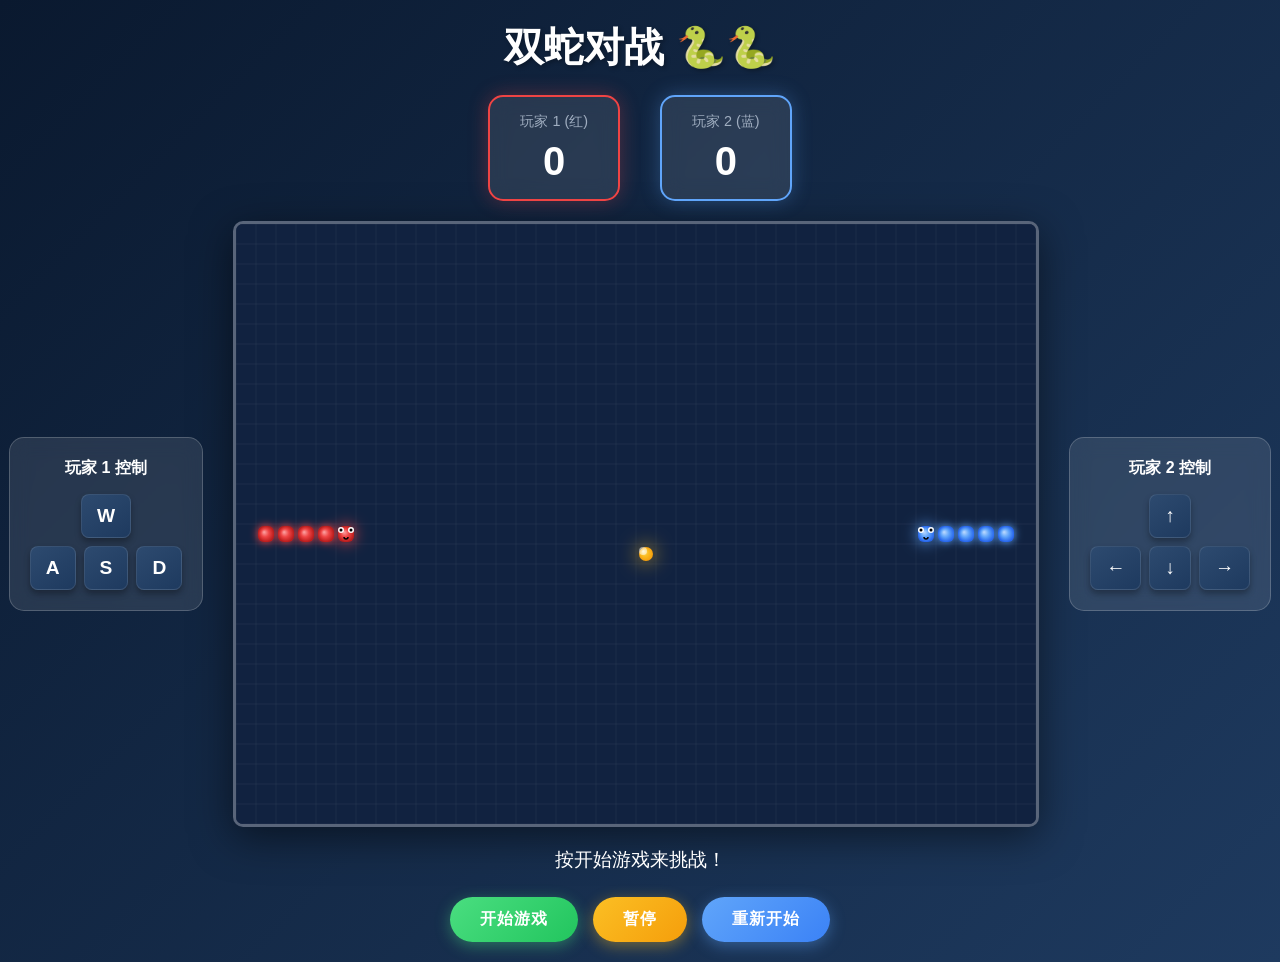
<file: index.html>
<!DOCTYPE html>
<html lang="zh-CN">
<head>
    <!-- 设置页面字符编码为UTF-8 -->
    <meta charset="UTF-8">
    <!-- 设置视口，确保页面在移动设备上正确显示 -->
    <meta name="viewport" content="width=device-width, initial-scale=1.0">
    <!-- 页面标题 -->
    <title>双蛇对战 🐍🐍</title>
    <!-- 引入外部CSS样式表 -->
    <link rel="stylesheet" href="css/style.css">
</head>
<body>
    <!-- 游戏主容器 -->
    <div class="game-container">
        <!-- 游戏标题 -->
        <h1 class="game-title">双蛇对战 🐍🐍</h1>
        
        <!-- 分数显示区域 -->
        <div class="scores-container">
            <!-- 玩家1分数卡片 -->
            <div class="score-card player1">
                <span class="player-label">玩家 1 (红)</span>
                <span class="score" id="score1">0</span>
            </div>
            <!-- 玩家2分数卡片 -->
            <div class="score-card player2">
                <span class="player-label">玩家 2 (蓝)</span>
                <span class="score" id="score2">0</span>
            </div>
        </div>
        
        <!-- 游戏画面和控制说明区域 -->
        <div class="game-wrapper">
            <!-- 玩家1控制说明 -->
            <div class="controls-info left">
                <h3>玩家 1 控制</h3>
                <div class="key-grid">
                    <div class="key">W</div>
                    <div class="key-row">
                        <div class="key">A</div>
                        <div class="key">S</div>
                        <div class="key">D</div>
                    </div>
                </div>
            </div>
            
            <!-- 游戏画布，用于绘制游戏画面 -->
            <canvas id="gameCanvas" width="800" height="600"></canvas>
            
            <!-- 玩家2控制说明 -->
            <div class="controls-info right">
                <h3>玩家 2 控制</h3>
                <div class="key-grid">
                    <div class="key">↑</div>
                    <div class="key-row">
                        <div class="key">←</div>
                        <div class="key">↓</div>
                        <div class="key">→</div>
                    </div>
                </div>
            </div>
        </div>
        
        <!-- 游戏状态显示 -->
        <div class="game-status" id="gameStatus">按开始游戏来挑战！</div>
        
        <!-- 游戏控制按钮区域 -->
        <div class="buttons-container">
            <button id="startBtn" class="game-btn start-btn">开始游戏</button>
            <button id="pauseBtn" class="game-btn pause-btn">暂停</button>
            <button id="restartBtn" class="game-btn restart-btn">重新开始</button>
        </div>
    </div>
    
    <!-- 引入游戏逻辑JavaScript文件 -->
    <script src="js/game.js"></script>
</body>
</html>
</file>
<file: css/style.css>
/* 全局样式重置，确保所有浏览器显示一致 */
* {
    margin: 0;
    padding: 0;
    box-sizing: border-box;
}

/* 页面主体样式 */
body {
    /* 使用现代无衬线字体 */
    font-family: 'Segoe UI', Tahoma, Geneva, Verdana, sans-serif;
    /* 深蓝色渐变背景 */
    background: linear-gradient(135deg, #0a192f 0%, #1e3a5f 100%);
    /* 最小高度为视口高度 */
    min-height: 100vh;
    /* 使用Flexbox居中内容 */
    display: flex;
    justify-content: center;
    align-items: center;
    padding: 20px;
}

/* 游戏主容器 */
.game-container {
    text-align: center;
}

/* 游戏标题样式 */
.game-title {
    color: #ffffff;
    font-size: 2.5rem;
    margin-bottom: 20px;
    /* 添加文字阴影效果 */
    text-shadow: 2px 2px 4px rgba(0, 0, 0, 0.3);
    /* 标题脉冲动画 */
    animation: titlePulse 2s ease-in-out infinite;
}

/* 标题脉冲动画关键帧 */
@keyframes titlePulse {
    0%, 100% { transform: scale(1); }
    50% { transform: scale(1.05); }
}

/* 分数容器样式 */
.scores-container {
    display: flex;
    justify-content: center;
    gap: 40px;
    margin-bottom: 20px;
}

/* 分数卡片通用样式 */
.score-card {
    padding: 15px 30px;
    border-radius: 15px;
    /* 半透明白色背景 */
    background: rgba(255, 255, 255, 0.1);
    /* 毛玻璃效果 */
    backdrop-filter: blur(10px);
    border: 2px solid rgba(255, 255, 255, 0.2);
    display: flex;
    flex-direction: column;
    gap: 8px;
    min-width: 120px;
}

/* 玩家1分数卡片特定样式 */
.score-card.player1 {
    border-color: #ef4444;
    /* 红色发光效果 */
    box-shadow: 0 0 20px rgba(239, 68, 68, 0.3);
}

/* 玩家2分数卡片特定样式 */
.score-card.player2 {
    border-color: #60a5fa;
    /* 蓝色发光效果 */
    box-shadow: 0 0 20px rgba(96, 165, 250, 0.3);
}

/* 玩家标签样式 */
.player-label {
    color: #a0aec0;
    font-size: 0.9rem;
}

/* 分数数字样式 */
.score {
    color: #ffffff;
    font-size: 2.5rem;
    font-weight: bold;
}

/* 游戏画面和控制说明容器 */
.game-wrapper {
    display: flex;
    justify-content: center;
    align-items: center;
    gap: 30px;
    margin-bottom: 20px;
}

/* 游戏画布样式 */
#gameCanvas {
    border: 3px solid rgba(255, 255, 255, 0.3);
    border-radius: 10px;
    background: #112240;
    /* 深色阴影 */
    box-shadow: 0 10px 40px rgba(0, 0, 0, 0.5);
}

/* 控制说明卡片通用样式 */
.controls-info {
    background: rgba(255, 255, 255, 0.1);
    backdrop-filter: blur(10px);
    padding: 20px;
    border-radius: 15px;
    border: 1px solid rgba(255, 255, 255, 0.2);
    min-width: 150px;
}

/* 控制说明标题样式 */
.controls-info h3 {
    color: #ffffff;
    margin-bottom: 15px;
    font-size: 1rem;
}

/* 按键网格布局 */
.key-grid {
    display: flex;
    flex-direction: column;
    align-items: center;
    gap: 8px;
}

/* 单个按键样式 */
.key {
    /* 渐变背景 */
    background: linear-gradient(145deg, #2d4a6f, #1e3a5f);
    color: #ffffff;
    padding: 10px 15px;
    border-radius: 8px;
    font-weight: bold;
    font-size: 1.2rem;
    box-shadow: 0 4px 6px rgba(0, 0, 0, 0.3);
    border: 1px solid rgba(255, 255, 255, 0.1);
}

/* 按键行布局 */
.key-row {
    display: flex;
    gap: 8px;
}

/* 游戏状态显示样式 */
.game-status {
    color: #ffffff;
    font-size: 1.2rem;
    margin-bottom: 20px;
    min-height: 30px;
}

/* 按钮容器样式 */
.buttons-container {
    display: flex;
    justify-content: center;
    gap: 15px;
    /* 允许按钮在小屏幕上换行 */
    flex-wrap: wrap;
}

/* 游戏按钮通用样式 */
.game-btn {
    padding: 12px 30px;
    font-size: 1rem;
    font-weight: bold;
    border: none;
    border-radius: 25px;
    cursor: pointer;
    /* 平滑过渡动画 */
    transition: all 0.3s ease;
    text-transform: uppercase;
    letter-spacing: 1px;
}

/* 开始按钮样式 */
.start-btn {
    background: linear-gradient(135deg, #4ade80, #22c55e);
    color: #ffffff;
    box-shadow: 0 4px 15px rgba(74, 222, 128, 0.4);
}

/* 开始按钮悬停效果 */
.start-btn:hover {
    transform: translateY(-2px);
    box-shadow: 0 6px 20px rgba(74, 222, 128, 0.6);
}

/* 暂停按钮样式 */
.pause-btn {
    background: linear-gradient(135deg, #fbbf24, #f59e0b);
    color: #ffffff;
    box-shadow: 0 4px 15px rgba(251, 191, 36, 0.4);
}

/* 暂停按钮悬停效果 */
.pause-btn:hover {
    transform: translateY(-2px);
    box-shadow: 0 6px 20px rgba(251, 191, 36, 0.6);
}

/* 重新开始按钮样式 */
.restart-btn {
    background: linear-gradient(135deg, #60a5fa, #3b82f6);
    color: #ffffff;
    box-shadow: 0 4px 15px rgba(96, 165, 250, 0.4);
}

/* 重新开始按钮悬停效果 */
.restart-btn:hover {
    transform: translateY(-2px);
    box-shadow: 0 6px 20px rgba(96, 165, 250, 0.6);
}

/* 按钮按下效果 */
.game-btn:active {
    transform: translateY(0);
}

/* 按钮禁用状态样式 */
.game-btn:disabled {
    opacity: 0.5;
    cursor: not-allowed;
    transform: none;
}
</file>
